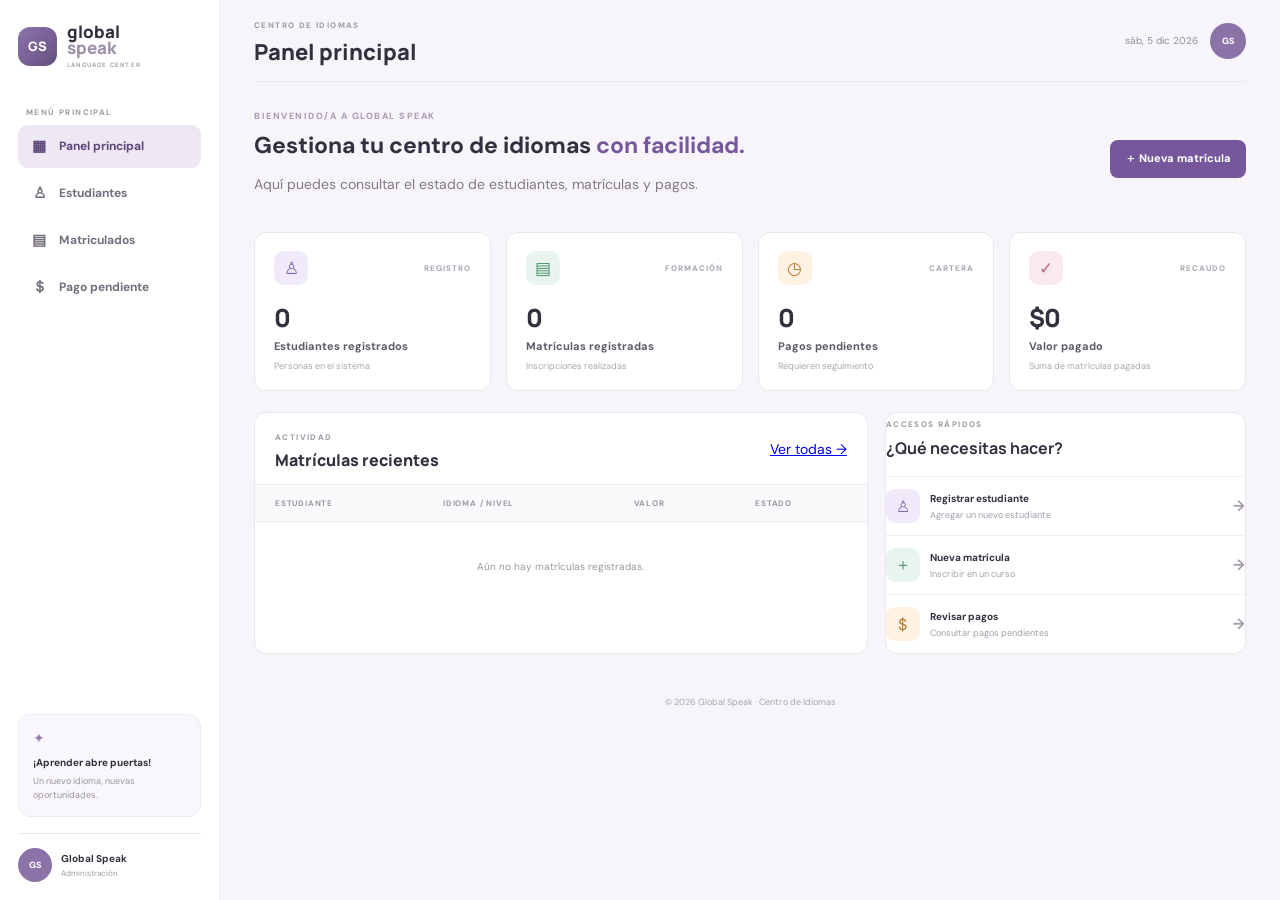
<file: Frontend/index.html>
<!DOCTYPE html>
<html lang="es">

<head>
    <meta charset="UTF-8">
    <meta name="viewport" content="width=device-width, initial-scale=1.0">
    <title>Global Speak | Panel principal</title>
    <link rel="preconnect" href="https://fonts.googleapis.com">
    <link rel="preconnect" href="https://fonts.gstatic.com" crossorigin>
    <link
        href="https://fonts.googleapis.com/css2?family=DM+Sans:wght@400;500;600;700&family=Manrope:wght@500;600;700;800&display=swap"
        rel="stylesheet">
    <link rel="stylesheet" href="css/styles.css">
    <link rel="stylesheet" href="css/dashboard.css">
</head>

<body data-page="dashboard">
    <div class="app-shell">
        <aside class="sidebar">
            <a class="brand" href="index.html"><span class="brand-mark">GS</span><span>global<span
                        class="brand-light">speak</span><small>LANGUAGE CENTER</small></span></a>
            <div class="sidebar-label">MENÚ PRINCIPAL</div>
            <nav class="nav-menu">
                <a class="nav-link active" href="index.html"><span class="nav-icon">▦</span> Panel principal</a>
                <a class="nav-link" href="estudiantes.html"><span class="nav-icon">♙</span> Estudiantes</a>
                <a class="nav-link" href="matricula.html"><span class="nav-icon">▤</span> Matriculados</a>
                <a class="nav-link" href="pagos.html"><span class="nav-icon">＄</span> Pago pendiente</a>
            </nav>
            <div class="sidebar-bottom">
                <div class="help-card"><span class="help-icon">✦</span><strong>¡Aprender abre puertas!</strong>
                    <p>Un nuevo idioma, nuevas oportunidades.</p>
                </div>
                <div class="profile-mini">
                    <div class="avatar">GS</div>
                    <div><strong>Global Speak</strong><small>Administración</small></div>
                </div>
            </div>
        </aside>

        <main class="main-content">
            <header class="topbar">
                <div><span class="eyebrow">CENTRO DE IDIOMAS</span>
                    <h1>Panel principal</h1>
                </div>
                <div class="topbar-right"><span class="today" id="today-date"></span>
                    <div class="top-avatar">GS</div>
                </div>
            </header>
            <section class="welcome-row">
                <div>
                    <p class="welcome-kicker">BIENVENIDO/A A GLOBAL SPEAK</p>
                    <h2>Gestiona tu centro de idiomas <span>con facilidad.</span></h2>
                    <p class="muted">Aquí puedes consultar el estado de estudiantes, matrículas y pagos.</p>
                </div><a class="button button-primary" href="matricula.html#nueva-matricula">＋ Nueva matrícula</a>
            </section>

            <section class="stats-grid">
                <article class="stat-card">
                    <div class="stat-top"><span class="stat-icon lavender">♙</span><span
                            class="stat-caption">REGISTRO</span></div><strong class="stat-number"
                        id="stat-students">0</strong><span class="stat-label">Estudiantes registrados</span><span
                        class="stat-foot">Personas en el sistema</span>
                </article>
                <article class="stat-card">
                    <div class="stat-top"><span class="stat-icon mint">▤</span><span
                            class="stat-caption">FORMACIÓN</span></div><strong class="stat-number"
                        id="stat-enrollments">0</strong><span class="stat-label">Matrículas registradas</span><span
                        class="stat-foot">Inscripciones realizadas</span>
                </article>
                <article class="stat-card">
                    <div class="stat-top"><span class="stat-icon peach">◷</span><span
                            class="stat-caption">CARTERA</span></div><strong class="stat-number"
                        id="stat-pending">0</strong><span class="stat-label">Pagos pendientes</span><span
                        class="stat-foot">Requieren seguimiento</span>
                </article>
                <article class="stat-card">
                    <div class="stat-top"><span class="stat-icon rose">✓</span><span class="stat-caption">RECAUDO</span>
                    </div><strong class="stat-number" id="stat-paid">$0</strong><span class="stat-label">Valor
                        pagado</span><span class="stat-foot">Suma de matrículas pagadas</span>
                </article>
            </section>

            <section class="content-grid">
                <article class="panel recent-panel">
                    <div class="panel-heading">
                        <div><span class="eyebrow">ACTIVIDAD</span>
                            <h3>Matrículas recientes</h3>
                        </div><a class="text-link" href="matricula.html">Ver todas →</a>
                    </div>
                    <div class="table-wrap">
                        <table>
                            <thead>
                                <tr>
                                    <th>ESTUDIANTE</th>
                                    <th>IDIOMA / NIVEL</th>
                                    <th>VALOR</th>
                                    <th>ESTADO</th>
                                </tr>
                            </thead>
                            <tbody id="recent-enrollments">
                                <tr>
                                    <td colspan="4" class="empty-cell">Aún no hay matrículas registradas.</td>
                                </tr>
                            </tbody>
                        </table>
                    </div>
                </article>
                <article class="panel quick-panel"><span class="eyebrow">ACCESOS RÁPIDOS</span>
                    <h3>¿Qué necesitas hacer?</h3><a class="quick-link" href="estudiantes.html"><span
                            class="quick-symbol lavender">♙</span><span><strong>Registrar
                                estudiante</strong><small>Agregar un nuevo estudiante</small></span><b>→</b></a><a
                        class="quick-link" href="matricula.html#nueva-matricula"><span
                            class="quick-symbol mint">＋</span><span><strong>Nueva matrícula</strong><small>Inscribir en
                                un curso</small></span><b>→</b></a><a class="quick-link" href="pagos.html"><span
                            class="quick-symbol peach">$</span><span><strong>Revisar pagos</strong><small>Consultar
                                pagos pendientes</small></span><b>→</b></a>
                </article>
            </section>
            <footer class="footer">© 2026 Global Speak · Centro de Idiomas</footer>
        </main>
    </div>
    <script src="js/config.js"></script>
    <script src="js/app.js"></script>
</body>

</html>
</file>
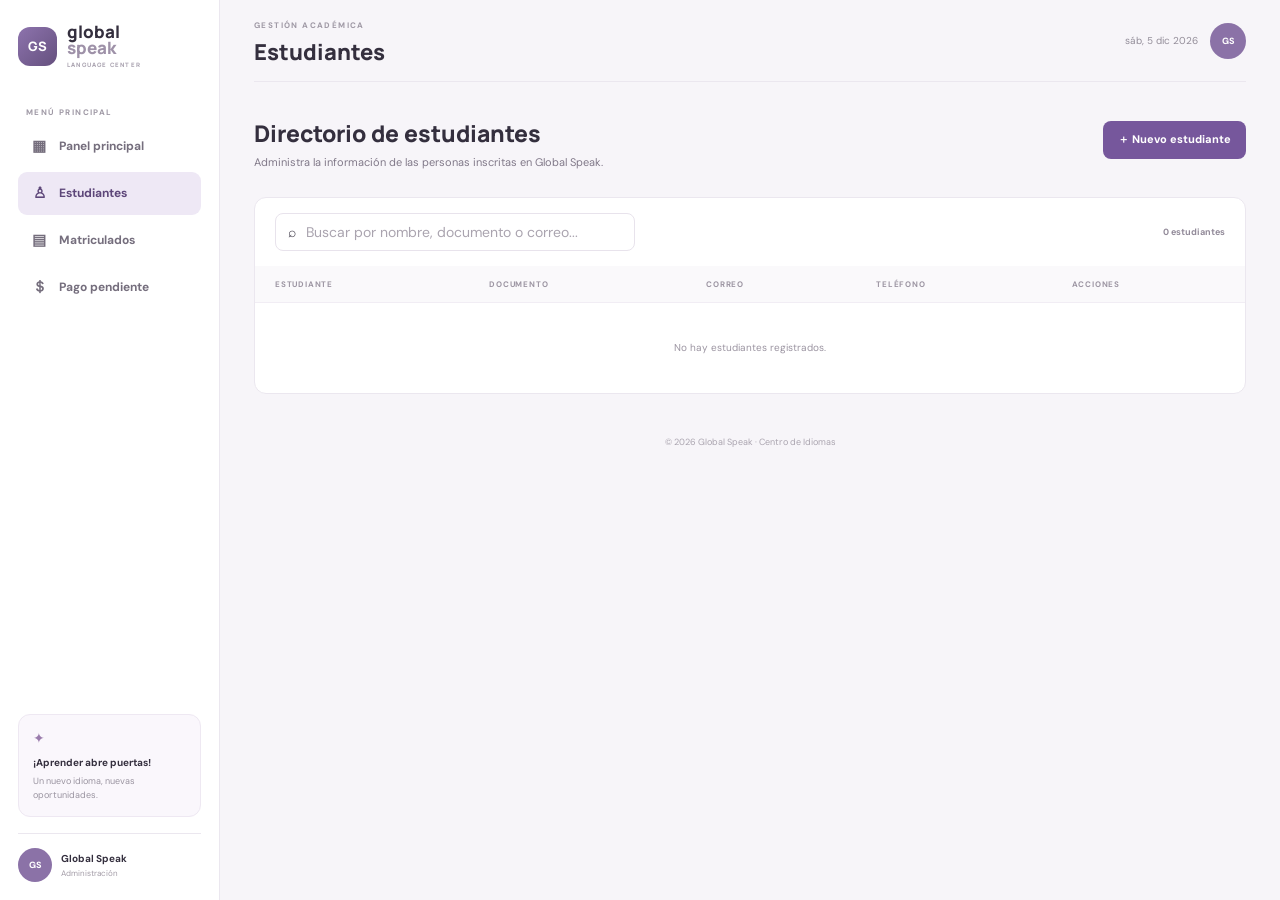
<file: Frontend/estudiantes.html>
<!DOCTYPE html>
<html lang="es">

<head>
    <meta charset="UTF-8">
    <meta name="viewport" content="width=device-width, initial-scale=1.0">
    <title>Global Speak | Estudiantes</title>
    <link rel="preconnect" href="https://fonts.googleapis.com">
    <link rel="preconnect" href="https://fonts.gstatic.com" crossorigin>
    <link
        href="https://fonts.googleapis.com/css2?family=DM+Sans:wght@400;500;600;700&family=Manrope:wght@500;600;700;800&display=swap"
        rel="stylesheet">
    <link rel="stylesheet" href="css/styles.css">
    <link rel="stylesheet" href="css/dashboard.css">
</head>

<body data-page="estudiantes">
    <div class="app-shell">
        <aside class="sidebar"><a class="brand" href="index.html"><span class="brand-mark">GS</span><span>global<span
                        class="brand-light">speak</span><small>LANGUAGE CENTER</small></span></a>
            <div class="sidebar-label">MENÚ PRINCIPAL</div>
            <nav class="nav-menu"><a class="nav-link" href="index.html"><span class="nav-icon">▦</span> Panel
                    principal</a><a class="nav-link active" href="estudiantes.html"><span class="nav-icon">♙</span>
                    Estudiantes</a><a class="nav-link" href="matricula.html"><span class="nav-icon">▤</span>
                    Matriculados</a><a class="nav-link" href="pagos.html"><span class="nav-icon">＄</span> Pago
                    pendiente</a></nav>
            <div class="sidebar-bottom">
                <div class="help-card"><span class="help-icon">✦</span><strong>¡Aprender abre puertas!</strong>
                    <p>Un nuevo idioma, nuevas oportunidades.</p>
                </div>
                <div class="profile-mini">
                    <div class="avatar">GS</div>
                    <div><strong>Global Speak</strong><small>Administración</small></div>
                </div>
            </div>
        </aside>
        <main class="main-content">
            <header class="topbar">
                <div><span class="eyebrow">GESTIÓN ACADÉMICA</span>
                    <h1>Estudiantes</h1>
                </div>
                <div class="topbar-right"><span class="today" id="today-date"></span>
                    <div class="top-avatar">GS</div>
                </div>
            </header>
            <section class="page-intro">
                <div>
                    <h2>Directorio de estudiantes</h2>
                    <p class="muted">Administra la información de las personas inscritas en Global Speak.</p>
                </div><button class="button button-primary" id="open-student-modal">＋ Nuevo estudiante</button>
            </section>
            <section class="panel">
                <div class="toolbar">
                    <div class="search-box"><span>⌕</span><input type="search" id="student-search"
                            placeholder="Buscar por nombre, documento o correo..."></div><span class="result-count"
                        id="student-count">0 estudiantes</span>
                </div>
                <div class="table-wrap">
                    <table>
                        <thead>
                            <tr>
                                <th>ESTUDIANTE</th>
                                <th>DOCUMENTO</th>
                                <th>CORREO</th>
                                <th>TELÉFONO</th>
                                <th>ACCIONES</th>
                            </tr>
                        </thead>
                        <tbody id="students-table">
                            <tr>
                                <td colspan="5" class="empty-cell">No hay estudiantes registrados.</td>
                            </tr>
                        </tbody>
                    </table>
                </div>
            </section>
            <footer class="footer">© 2026 Global Speak · Centro de Idiomas</footer>
        </main>
    </div>
    <div class="modal-backdrop" id="student-modal">
        <section class="modal">
            <div class="modal-heading">
                <div><span class="eyebrow">DIRECTORIO</span>
                    <h3 id="student-modal-title">Registrar estudiante</h3>
                </div><button class="icon-button" data-close-modal aria-label="Cerrar">×</button>
            </div>
            <form id="student-form"><input type="hidden" id="student-id">
                <div class="form-grid"><label>Nombre completo<input id="student-name" required maxlength="100"
                            placeholder="Ej. Laura Gómez"></label><label>Documento<input id="student-document" required
                            maxlength="30" placeholder="Número de documento"></label><label>Correo electrónico<input
                            id="student-email" type="email" required
                            placeholder="correo@ejemplo.com"></label><label>Teléfono<input id="student-phone" required
                            maxlength="20" placeholder="Número de contacto"></label></div>
                <div class="modal-actions"><button type="button" class="button button-outline"
                        data-close-modal>Cancelar</button><button type="submit" class="button button-primary">Guardar
                        estudiante</button></div>
            </form>
        </section>
    </div>
    <div class="toast" id="toast"></div>
    <script src="js/config.js"></script>
    <script src="js/app.js"></script>
    <script src="js/estudiantes.js"></script>
</body>

</html>
</file>
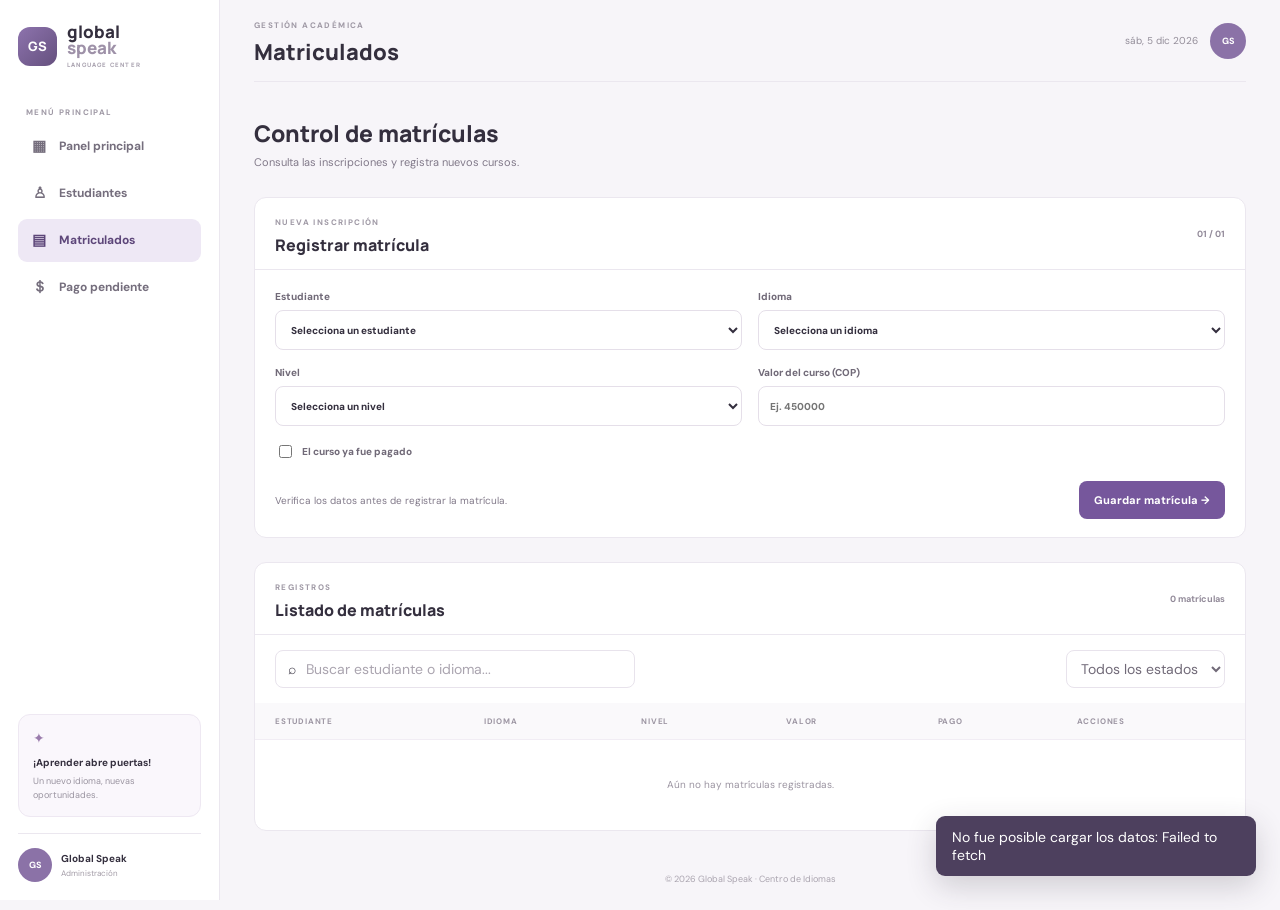
<file: Frontend/matricula.html>
<!DOCTYPE html>
<html lang="es">

<head>
    <meta charset="UTF-8">
    <meta name="viewport" content="width=device-width, initial-scale=1.0">
    <title>Global Speak | Matrículas</title>
    <link rel="preconnect" href="https://fonts.googleapis.com">
    <link rel="preconnect" href="https://fonts.gstatic.com" crossorigin>
    <link
        href="https://fonts.googleapis.com/css2?family=DM+Sans:wght@400;500;600;700&family=Manrope:wght@500;600;700;800&display=swap"
        rel="stylesheet">
    <link rel="stylesheet" href="css/styles.css">
    <link rel="stylesheet" href="css/dashboard.css">
</head>

<body data-page="matriculados">
    <div class="app-shell">
        <aside class="sidebar"><a class="brand" href="index.html"><span class="brand-mark">GS</span><span>global<span
                        class="brand-light">speak</span><small>LANGUAGE CENTER</small></span></a>
            <div class="sidebar-label">MENÚ PRINCIPAL</div>
            <nav class="nav-menu"><a class="nav-link" href="index.html"><span class="nav-icon">▦</span> Panel
                    principal</a><a class="nav-link" href="estudiantes.html"><span class="nav-icon">♙</span>
                    Estudiantes</a><a class="nav-link active" href="matricula.html"><span class="nav-icon">▤</span>
                    Matriculados</a><a class="nav-link" href="pagos.html"><span class="nav-icon">＄</span> Pago
                    pendiente</a></nav>
            <div class="sidebar-bottom">
                <div class="help-card"><span class="help-icon">✦</span><strong>¡Aprender abre puertas!</strong>
                    <p>Un nuevo idioma, nuevas oportunidades.</p>
                </div>
                <div class="profile-mini">
                    <div class="avatar">GS</div>
                    <div><strong>Global Speak</strong><small>Administración</small></div>
                </div>
            </div>
        </aside>
        <main class="main-content">
            <header class="topbar">
                <div><span class="eyebrow">GESTIÓN ACADÉMICA</span>
                    <h1>Matriculados</h1>
                </div>
                <div class="topbar-right"><span class="today" id="today-date"></span>
                    <div class="top-avatar">GS</div>
                </div>
            </header>
            <section class="page-intro" id="nueva-matricula">
                <div>
                    <h2>Control de matrículas</h2>
                    <p class="muted">Consulta las inscripciones y registra nuevos cursos.</p>
                </div>
            </section>
            <section class="panel form-panel">
                <div class="panel-heading">
                    <div><span class="eyebrow">NUEVA INSCRIPCIÓN</span>
                        <h3>Registrar matrícula</h3>
                    </div><span class="form-step">01 / 01</span>
                </div>
                <form id="enrollment-form">
                    <div class="form-grid"><label>Estudiante<select id="enrollment-student" required>
                                <option value="">Selecciona un estudiante</option>
                            </select></label><label>Idioma<select id="enrollment-language" required>
                                <option value="">Selecciona un idioma</option>
                                <option>Inglés</option>
                                <option>Francés</option>
                                <option>Alemán</option>
                                <option>Italiano</option>
                                <option>Portugués</option>
                                <option>Mandarín</option>
                            </select></label><label>Nivel<select id="enrollment-level" required>
                                <option value="">Selecciona un nivel</option>
                                <option>A1 - Básico</option>
                                <option>A2 - Básico</option>
                                <option>B1 - Intermedio</option>
                                <option>B2 - Intermedio</option>
                                <option>C1 - Avanzado</option>
                                <option>C2 - Avanzado</option>
                            </select></label><label>Valor del curso (COP)<input id="enrollment-value" type="number"
                                min="0" step="1000" required placeholder="Ej. 450000"></label><label
                            class="checkbox-label"><input id="enrollment-paid" type="checkbox"> El curso ya fue
                            pagado</label></div>
                    <div class="form-bottom">
                        <p class="muted">Verifica los datos antes de registrar la matrícula.</p><button
                            class="button button-primary" type="submit">Guardar matrícula →</button>
                    </div>
                </form>
            </section>
            <section class="panel">
                <div class="panel-heading">
                    <div><span class="eyebrow">REGISTROS</span>
                        <h3>Listado de matrículas</h3>
                    </div><span class="result-count" id="enrollment-count">0 matrículas</span>
                </div>
                <div class="toolbar">
                    <div class="search-box"><span>⌕</span><input type="search" id="enrollment-search"
                            placeholder="Buscar estudiante o idioma..."></div><select class="filter-select"
                        id="enrollment-filter">
                        <option value="todas">Todos los estados</option>
                        <option value="pagado">Pagadas</option>
                        <option value="pendiente">Pendientes</option>
                    </select>
                </div>
                <div class="table-wrap">
                    <table>
                        <thead>
                            <tr>
                                <th>ESTUDIANTE</th>
                                <th>IDIOMA</th>
                                <th>NIVEL</th>
                                <th>VALOR</th>
                                <th>PAGO</th>
                                <th>ACCIONES</th>
                            </tr>
                        </thead>
                        <tbody id="enrollments-table">
                            <tr>
                                <td colspan="6" class="empty-cell">Aún no hay matrículas registradas.</td>
                            </tr>
                        </tbody>
                    </table>
                </div>
            </section>
            <footer class="footer">© 2026 Global Speak · Centro de Idiomas</footer>
        </main>
    </div>
    <div class="toast" id="toast"></div>
    <script src="js/config.js"></script>
    <script src="js/app.js"></script>
    <script src="js/matriculado.js"></script>
</body>

</html>
</file>
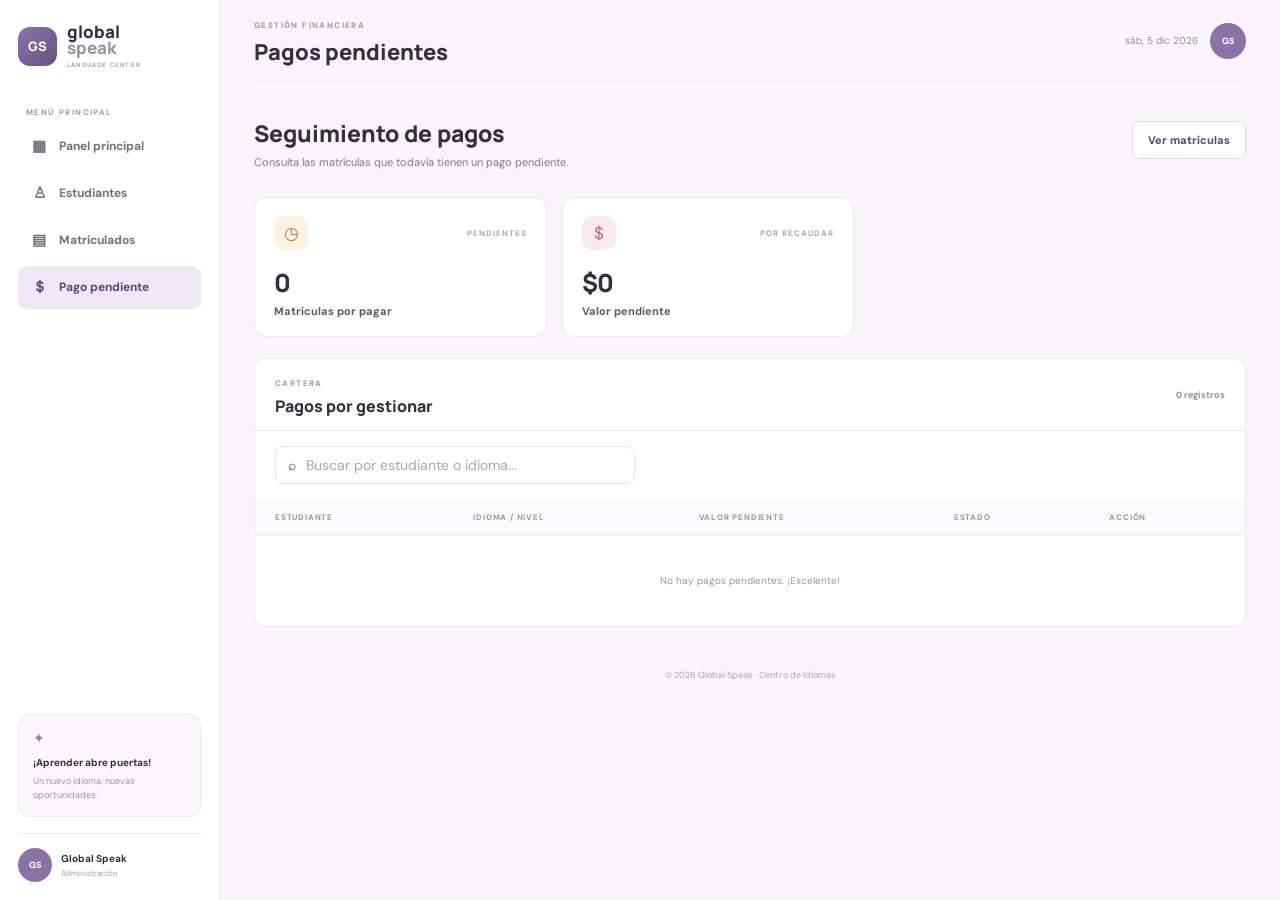
<file: Frontend/pagos.html>
<!DOCTYPE html>
<html lang="es">

<head>
    <meta charset="UTF-8">
    <meta name="viewport" content="width=device-width, initial-scale=1.0">
    <title>Global Speak | Pagos pendientes</title>
    <link rel="preconnect" href="https://fonts.googleapis.com">
    <link rel="preconnect" href="https://fonts.gstatic.com" crossorigin>
    <link
        href="https://fonts.googleapis.com/css2?family=DM+Sans:wght@400;500;600;700&family=Manrope:wght@500;600;700;800&display=swap"
        rel="stylesheet">
    <link rel="stylesheet" href="css/styles.css">
    <link rel="stylesheet" href="css/dashboard.css">
</head>

<body data-page="pagos">
    <div class="app-shell">
        <aside class="sidebar"><a class="brand" href="index.html"><span class="brand-mark">GS</span><span>global<span
                        class="brand-light">speak</span><small>LANGUAGE CENTER</small></span></a>
            <div class="sidebar-label">MENÚ PRINCIPAL</div>
            <nav class="nav-menu"><a class="nav-link" href="index.html"><span class="nav-icon">▦</span> Panel
                    principal</a><a class="nav-link" href="estudiantes.html"><span class="nav-icon">♙</span>
                    Estudiantes</a><a class="nav-link" href="matricula.html"><span class="nav-icon">▤</span>
                    Matriculados</a><a class="nav-link active" href="pagos.html"><span class="nav-icon">＄</span> Pago
                    pendiente</a></nav>
            <div class="sidebar-bottom">
                <div class="help-card"><span class="help-icon">✦</span><strong>¡Aprender abre puertas!</strong>
                    <p>Un nuevo idioma, nuevas oportunidades.</p>
                </div>
                <div class="profile-mini">
                    <div class="avatar">GS</div>
                    <div><strong>Global Speak</strong><small>Administración</small></div>
                </div>
            </div>
        </aside>
        <main class="main-content">
            <header class="topbar">
                <div><span class="eyebrow">GESTIÓN FINANCIERA</span>
                    <h1>Pagos pendientes</h1>
                </div>
                <div class="topbar-right"><span class="today" id="today-date"></span>
                    <div class="top-avatar">GS</div>
                </div>
            </header>
            <section class="page-intro">
                <div>
                    <h2>Seguimiento de pagos</h2>
                    <p class="muted">Consulta las matrículas que todavía tienen un pago pendiente.</p>
                </div><a class="button button-outline" href="matricula.html">Ver matrículas</a>
            </section>
            <section class="stats-grid payment-stats">
                <article class="stat-card">
                    <div class="stat-top"><span class="stat-icon peach">◷</span><span
                            class="stat-caption">PENDIENTES</span></div><strong class="stat-number"
                        id="pending-count">0</strong><span class="stat-label">Matrículas por pagar</span>
                </article>
                <article class="stat-card">
                    <div class="stat-top"><span class="stat-icon rose">$</span><span class="stat-caption">POR
                            RECAUDAR</span></div><strong class="stat-number" id="pending-total">$0</strong><span
                        class="stat-label">Valor pendiente</span>
                </article>
            </section>
            <section class="panel">
                <div class="panel-heading">
                    <div><span class="eyebrow">CARTERA</span>
                        <h3>Pagos por gestionar</h3>
                    </div><span class="result-count" id="pending-label">0 registros</span>
                </div>
                <div class="toolbar">
                    <div class="search-box"><span>⌕</span><input type="search" id="pending-search"
                            placeholder="Buscar por estudiante o idioma..."></div>
                </div>
                <div class="table-wrap">
                    <table>
                        <thead>
                            <tr>
                                <th>ESTUDIANTE</th>
                                <th>IDIOMA / NIVEL</th>
                                <th>VALOR PENDIENTE</th>
                                <th>ESTADO</th>
                                <th>ACCIÓN</th>
                            </tr>
                        </thead>
                        <tbody id="pending-table">
                            <tr>
                                <td colspan="5" class="empty-cell">No hay pagos pendientes. ¡Excelente!</td>
                            </tr>
                        </tbody>
                    </table>
                </div>
            </section>
            <footer class="footer">© 2026 Global Speak · Centro de Idiomas</footer>
        </main>
    </div>
    <div class="toast" id="toast"></div>
    <script src="js/config.js"></script>
    <script src="js/app.js"></script>
    <script src="js/pagos.js"></script>
</body>

</html>
</file>
<file: Frontend/css/styles.css>
.welcome-row {
     display: flex;
     align-items: center;
     justify-content: space-between;
     gap: 25px;
     padding: 28px 0 25px
 }

 .welcome-row h2 {
     font-size: 23px;
     max-width: 560px;
     line-height: 1.35;
     margin: 8px 0
 }

 .welcome-row h2 span {
     color: var(--purple)
 }

 .welcome-kicker {
     font-size: 9px;
     font-weight: 700;
     letter-spacing: 1.5px;
     color: #a59bb4;
     margin: 0
 }

 .welcome-row .muted {
     max-width: 520px
 }

 .stats-grid {
     display: grid;
     grid-template-columns: repeat(4, minmax(0, 1fr));
     gap: 15px;
     margin-bottom: 21px
 }

 .stat-card {
     padding: 18px 19px;
     min-width: 0
 }

 .stat-top {
     display: flex;
     align-items: center;
     justify-content: space-between;
     margin-bottom: 15px
 }

 .stat-icon {
     width: 34px;
     height: 34px;
     border-radius: 10px;
     display: grid;
     place-items: center;
     font-size: 17px
 }

 .lavender {
     background: #f0eafa;
     color: #8066ac
 }

 .mint {
     background: #e8f4ed;
     color: #4a916b
 }

 .peach {
     background: #fff2e2;
     color: #b17b32
 }

 .rose {
     background: #faeaf0;
     color: #b66c82
 }

 .stat-caption {
     font-size: 8px;
     letter-spacing: 1px;
     color: #aaa4b1;
     font-weight: 700
 }

 .stat-number {
     display: block;
     font: 800 25px Manrope, sans-serif;
     letter-spacing: -1px;
     margin-bottom: 4px
 }

 .stat-label {
     display: block;
     font-size: 11px;
     font-weight: 700;
     color: #5e5869
 }

 .stat-foot {
     display: block;
     font-size: 9px;
     color: #aaa4b1;
     margin-top: 7px
 }

 .content-grid {
     display: grid;
     grid-template-columns: minmax(0, 1.7fr) minmax(250px, 1fr);
     gap: 17px
 }

 .recent-panel,
 .quick-panel {
     margin: 0
 }

 .quick-panel h3 {
     font: 700 16px Manrope, sans-serif;
     margin: 6px 0 17px
 }

 .quick-link {
     display: flex;
     align-items: center;
     gap: 10px;
     text-decoration: none;
     padding: 12px 0;
     border-top: 1px solid #f1eef3;
     color: var(--ink)
 }

 .quick-symbol {
     width: 34px;
     height: 34px;
     border-radius: 9px;
     display: grid;
     place-items: center;
     font-size: 16px
 }

 .quick-link span:nth-child(2) {
     flex: 1
 }

 .quick-link strong,
 .quick-link small {
     display: block
 }

 .quick-link strong {
     font-size: 10px
 }

 .quick-link small {
     font-size: 9px;
     color: #a29baa;
     margin-top: 4px
 }

 .quick-link b {
     color: #a59bad;
     font-size: 15px
 }

 .payment-stats {
     grid-template-columns: repeat(2, minmax(0, 1fr));
     max-width: 600px
 }

 @media(max-width:1100px) {
     .stats-grid {
         grid-template-columns: repeat(2, minmax(0, 1fr))
     }

     .content-grid {
         grid-template-columns: 1fr
     }
 }

 @media(max-width:600px) {
     .welcome-row {
         align-items: flex-start;
         flex-direction: column
     }

     .welcome-row h2 {
         font-size: 20px
     }

     .stats-grid {
         gap: 10px
     }

     .stat-card {
         padding: 14px
     }

     .stat-number {
         font-size: 22px
     }

     .payment-stats {
         grid-template-columns: 1fr 1fr
     }
 }
</file>
<file: Frontend/css/dashboard.css>
:root {
    --purple: #76579c;
    --purple-dark: #5d4679;
    --purple-soft: #eee8f5;
    --ink: #342f3e;
    --muted: #817989;
    --line: #ebe7ef;
    --background: #f7f5f9;
    --white: #ffffff;
}

* {
    box-sizing: border-box;
}

html,
body {
    min-height: 100%;
}

body {
    margin: 0;
    color: var(--ink);
    background: var(--background);
    font-family: "DM Sans", Arial, sans-serif;
    font-size: 14px;
}

button,
input,
select {
    font: inherit;
}

button,
a,
input,
select {
    outline: none;
}

.app-shell {
    min-height: 100vh;
    display: grid;
    grid-template-columns: 220px minmax(0, 1fr);
}

.sidebar {
    position: sticky;
    top: 0;
    height: 100vh;
    display: flex;
    flex-direction: column;
    padding: 24px 18px 18px;
    background: #ffffff;
    border-right: 1px solid var(--line);
}

.brand {
    display: flex;
    align-items: center;
    gap: 10px;
    color: var(--ink);
    text-decoration: none;
    margin-bottom: 38px;
}

.brand-mark {
    width: 39px;
    height: 39px;
    display: grid;
    place-items: center;
    flex: 0 0 39px;
    border-radius: 12px;
    color: #ffffff;
    background: linear-gradient(135deg, #8d73ad, #65507e);
    font: 800 13px "Manrope", sans-serif;
}

.brand>span:last-child {
    display: flex;
    flex-direction: column;
    font: 800 17px "Manrope", sans-serif;
    line-height: 0.95;
}

.brand-light {
    color: #9e91a8;
}

.brand small {
    margin-top: 7px;
    color: #aaa3b0;
    font-size: 6px;
    letter-spacing: 1.2px;
}

.sidebar-label,
.eyebrow {
    color: #a09aa6;
    font-size: 8px;
    font-weight: 800;
    letter-spacing: 1.4px;
}

.sidebar-label {
    margin: 0 8px 8px;
}

.nav-menu {
    display: flex;
    flex-direction: column;
    gap: 4px;
}

.nav-link {
    display: flex;
    align-items: center;
    gap: 11px;
    min-height: 43px;
    padding: 0 12px;
    border-radius: 9px;
    color: #756e7d;
    text-decoration: none;
    font-size: 12px;
    font-weight: 700;
}

.nav-link:hover {
    background: #f7f3fa;
    color: var(--purple);
}

.nav-link.active {
    color: var(--purple-dark);
    background: var(--purple-soft);
}

.nav-icon {
    width: 18px;
    text-align: center;
    font-size: 15px;
}

.sidebar-bottom {
    margin-top: auto;
}

.help-card {
    margin-bottom: 16px;
    padding: 14px;
    border-radius: 12px;
    background: #faf7fc;
    border: 1px solid #eee8f2;
}

.help-icon {
    display: block;
    color: #9a7cac;
    margin-bottom: 5px;
}

.help-card strong {
    font-size: 10px;
}

.help-card p {
    margin: 5px 0 0;
    color: #9a94a0;
    font-size: 9px;
    line-height: 1.5;
}

.profile-mini {
    display: flex;
    align-items: center;
    gap: 9px;
    padding-top: 14px;
    border-top: 1px solid var(--line);
}

.avatar,
.top-avatar {
    display: grid;
    place-items: center;
    border-radius: 50%;
    color: #ffffff;
    background: #8b72a7;
    font-weight: 800;
}

.avatar {
    width: 34px;
    height: 34px;
    font-size: 9px;
}

.profile-mini strong,
.profile-mini small {
    display: block;
}

.profile-mini strong {
    font-size: 10px;
}

.profile-mini small {
    margin-top: 3px;
    color: #a39ca7;
    font-size: 8px;
}

.main-content {
    min-width: 0;
    min-height: 100vh;
    padding: 0 34px;
}

.topbar {
    height: 82px;
    display: flex;
    align-items: center;
    justify-content: space-between;
    border-bottom: 1px solid var(--line);
}

.topbar h1 {
    margin: 5px 0 0;
    font: 800 22px "Manrope", sans-serif;
}

.topbar-right {
    display: flex;
    align-items: center;
    gap: 12px;
}

.today {
    color: #938d99;
    font-size: 10px;
}

.top-avatar {
    width: 36px;
    height: 36px;
    font-size: 9px;
}

.page-intro {
    min-height: 115px;
    display: flex;
    align-items: center;
    justify-content: space-between;
    gap: 20px;
}

.page-intro h2 {
    margin: 6px 0;
    font: 800 23px "Manrope", sans-serif;
}

.muted {
    color: var(--muted);
}

.page-intro p {
    margin: 0;
    font-size: 11px;
}

.button,
.action-button,
.icon-button {
    border: 0;
    cursor: pointer;
    text-decoration: none;
}

.button {
    min-height: 38px;
    display: inline-flex;
    align-items: center;
    justify-content: center;
    gap: 6px;
    padding: 9px 15px;
    border-radius: 8px;
    font-size: 11px;
    font-weight: 800;
}

.button-primary {
    color: #ffffff;
    background: var(--purple);
}

.button-primary:hover {
    background: var(--purple-dark);
}

.button-outline {
    color: var(--purple-dark);
    background: #ffffff;
    border: 1px solid #ddd5e5;
}

.panel,
.stat-card {
    background: #ffffff;
    border: 1px solid var(--line);
    border-radius: 12px;
}

.panel {
    margin-bottom: 24px;
}

.panel-heading {
    min-height: 72px;
    display: flex;
    align-items: center;
    justify-content: space-between;
    gap: 15px;
    padding: 0 20px;
    border-bottom: 1px solid var(--line);
}

.panel-heading h3 {
    margin: 5px 0 0;
    font: 800 16px "Manrope", sans-serif;
}

.result-count,
.form-step {
    color: #928a99;
    font-size: 9px;
    font-weight: 700;
}

.toolbar {
    min-height: 68px;
    display: flex;
    align-items: center;
    justify-content: space-between;
    gap: 15px;
    padding: 12px 20px;
}

.search-box {
    width: min(360px, 100%);
    height: 38px;
    display: flex;
    align-items: center;
    gap: 8px;
    padding: 0 12px;
    border: 1px solid #e8e3ec;
    border-radius: 8px;
    background: #ffffff;
}

.search-box input {
    width: 100%;
    border: 0;
    background: transparent;
    color: var(--ink);
}

.search-box input::placeholder {
    color: #aaa4af;
}

.filter-select {
    height: 38px;
    min-width: 150px;
    padding: 0 10px;
    border: 1px solid #e8e3ec;
    border-radius: 8px;
    background: #ffffff;
    color: #716a78;
}

.table-wrap {
    overflow-x: auto;
}

table {
    width: 100%;
    border-collapse: collapse;
}

th,
td {
    padding: 13px 20px;
    text-align: left;
    border-bottom: 1px solid #f1edf4;
}

th {
    color: #9c95a2;
    background: #faf9fb;
    font-size: 8px;
    letter-spacing: 0.8px;
}

td {
    color: #625b69;
    font-size: 10px;
}

tbody tr:last-child td {
    border-bottom: 0;
}

.student-name {
    color: var(--ink);
    font-weight: 800;
}

.student-sub {
    color: #748c7d;
    font-size: 9px;
}

.empty-cell {
    height: 90px;
    text-align: center;
    color: #9b94a1;
}

.action-button {
    min-height: 28px;
    margin-right: 5px;
    padding: 6px 9px;
    border-radius: 7px;
    color: #76579c;
    background: #f2edf7;
    font-size: 9px;
    font-weight: 800;
}

.action-button.danger {
    color: #b45e6f;
    background: #fff0f3;
}

.status {
    display: inline-block;
    padding: 5px 8px;
    border-radius: 20px;
    font-size: 9px;
    font-weight: 800;
}

.status-paid {
    color: #4f8567;
    background: #edf7f1;
}

.status-pending {
    color: #b17b32;
    background: #fff3e3;
}

.form-panel {
    padding-bottom: 18px;
}

.form-grid {
    display: grid;
    grid-template-columns: repeat(2, minmax(0, 1fr));
    gap: 16px;
    padding: 20px;
}

.form-grid label {
    display: flex;
    flex-direction: column;
    gap: 7px;
    color: #716a78;
    font-size: 10px;
    font-weight: 800;
}

.form-grid input,
.form-grid select {
    height: 40px;
    width: 100%;
    padding: 0 11px;
    border: 1px solid #e5dfE9;
    border-radius: 8px;
    background: #ffffff;
    color: var(--ink);
}

.checkbox-label {
    align-self: end;
    flex-direction: row !important;
    align-items: center;
}

.checkbox-label input {
    width: auto;
    height: auto;
}

.form-bottom,
.modal-actions {
    display: flex;
    align-items: center;
    justify-content: space-between;
    gap: 15px;
}

.form-bottom {
    padding: 0 20px;
}

.form-bottom p {
    margin: 0;
    font-size: 10px;
}

.modal-backdrop {
    position: fixed;
    inset: 0;
    z-index: 50;
    display: none;
    align-items: center;
    justify-content: center;
    padding: 20px;
    background: rgba(52, 47, 62, 0.35);
}

.modal-backdrop.show {
    display: flex;
}

.modal {
    width: min(620px, 100%);
    max-height: 90vh;
    overflow-y: auto;
    border-radius: 14px;
    background: #ffffff;
    box-shadow: 0 20px 60px rgba(52, 47, 62, 0.22);
}

.modal-heading {
    min-height: 72px;
    display: flex;
    align-items: center;
    justify-content: space-between;
    padding: 0 20px;
    border-bottom: 1px solid var(--line);
}

.modal-heading h3 {
    margin: 5px 0 0;
    font: 800 16px "Manrope", sans-serif;
}

.icon-button {
    width: 34px;
    height: 34px;
    border-radius: 8px;
    color: #817989;
    background: #f4f1f6;
    font-size: 20px;
}

.modal-actions {
    padding: 0 20px 20px;
    justify-content: flex-end;
}

.toast {
    position: fixed;
    right: 24px;
    bottom: 24px;
    z-index: 100;
    max-width: 320px;
    padding: 12px 16px;
    border-radius: 9px;
    color: #ffffff;
    background: #4d405e;
    box-shadow: 0 10px 30px rgba(52, 47, 62, 0.2);
    opacity: 0;
    transform: translateY(12px);
    pointer-events: none;
    transition: 0.2s ease;
}

.toast.show {
    opacity: 1;
    transform: translateY(0);
}

.footer {
    padding: 18px 0 25px;
    color: #aaa4af;
    font-size: 9px;
    text-align: center;
}

@media (max-width: 1050px) {
    .app-shell {
        grid-template-columns: 190px minmax(0, 1fr);
    }

    .main-content {
        padding: 0 22px;
    }
}

@media (max-width: 760px) {
    .app-shell {
        display: block;
    }

    .sidebar {
        position: relative;
        height: auto;
        padding: 14px;
        border-right: 0;
        border-bottom: 1px solid var(--line);
    }

    .brand {
        margin-bottom: 14px;
    }

    .sidebar-label,
    .sidebar-bottom {
        display: none;
    }

    .nav-menu {
        flex-direction: row;
        overflow-x: auto;
    }

    .nav-link {
        flex: 0 0 auto;
    }

    .main-content {
        padding: 0 14px;
    }

    .topbar {
        height: 70px;
    }

    .today {
        display: none;
    }

    .page-intro {
        align-items: flex-start;
        flex-direction: column;
        justify-content: center;
        padding: 18px 0;
    }

    .toolbar {
        align-items: stretch;
        flex-direction: column;
    }

    .search-box {
        width: 100%;
    }

    .filter-select {
        width: 100%;
    }

    .form-grid {
        grid-template-columns: 1fr;
    }

    .form-bottom {
        align-items: flex-start;
        flex-direction: column;
    }
}
</file>
